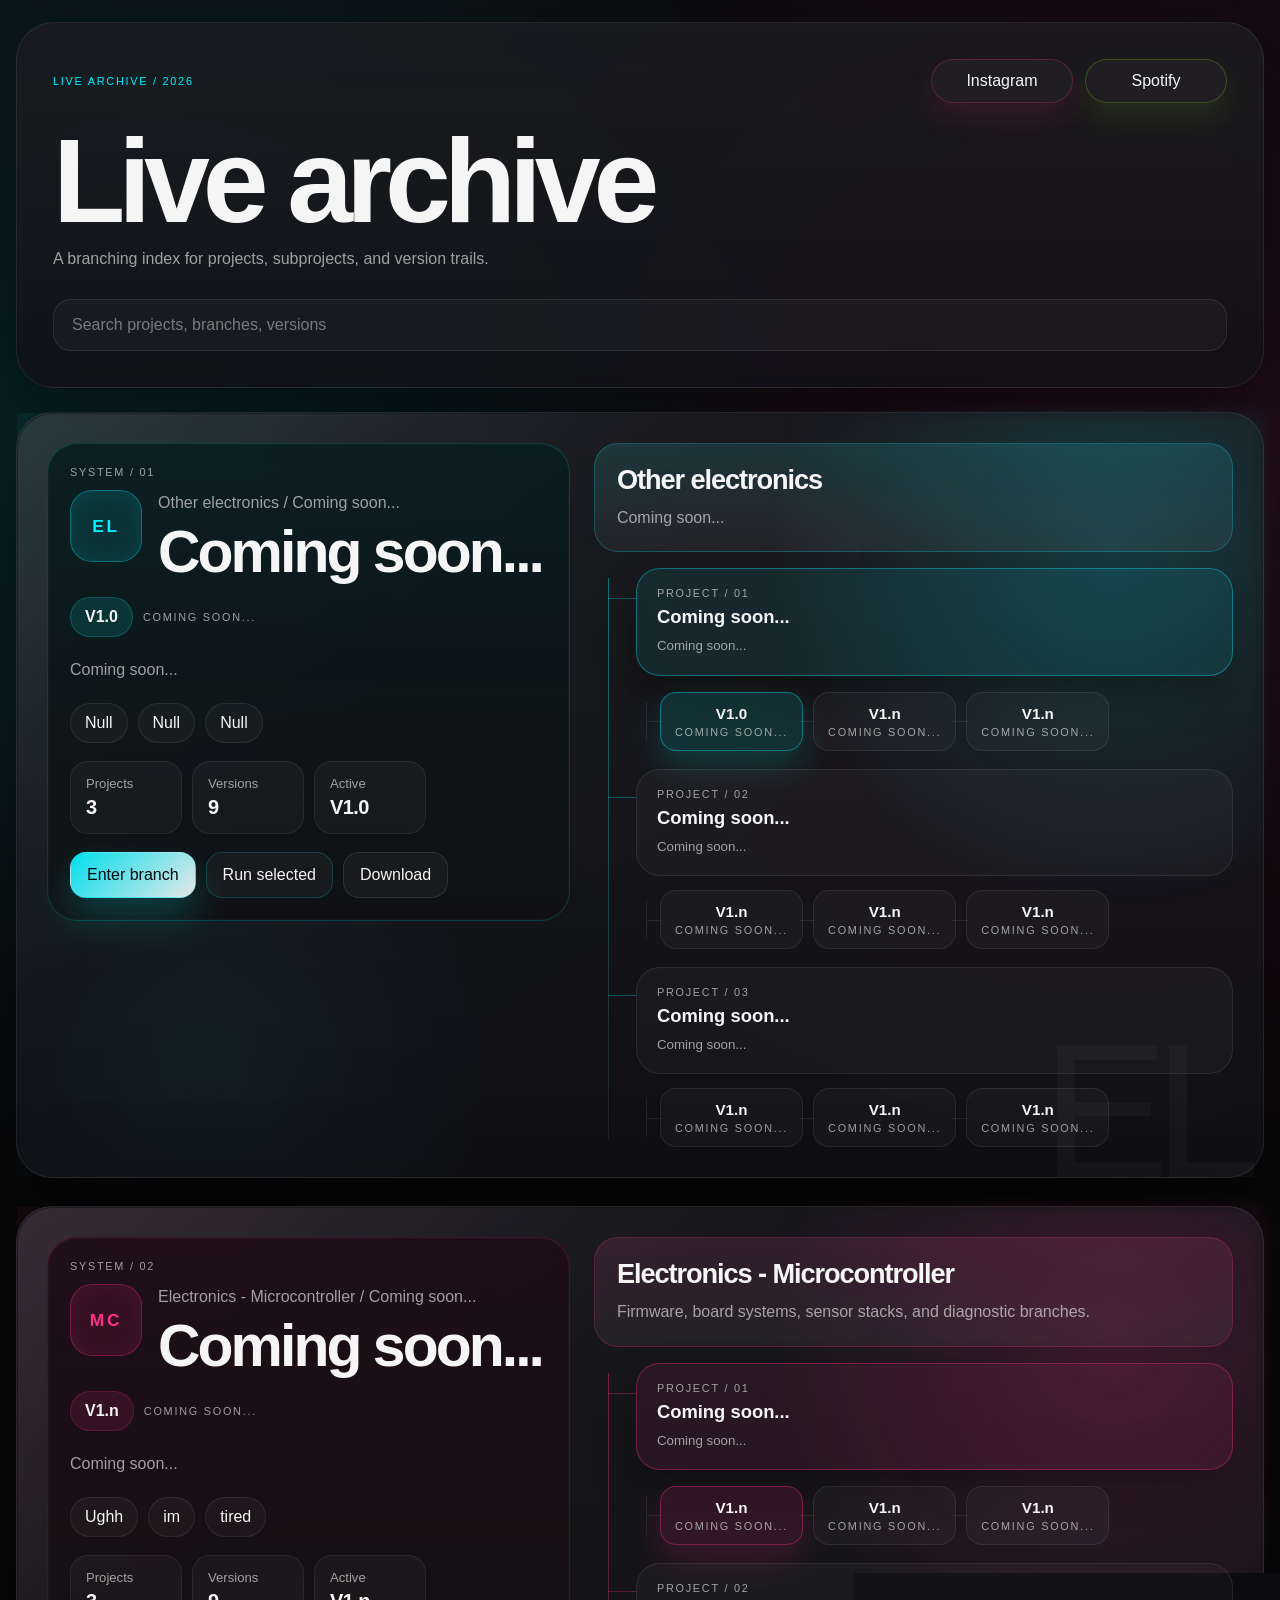
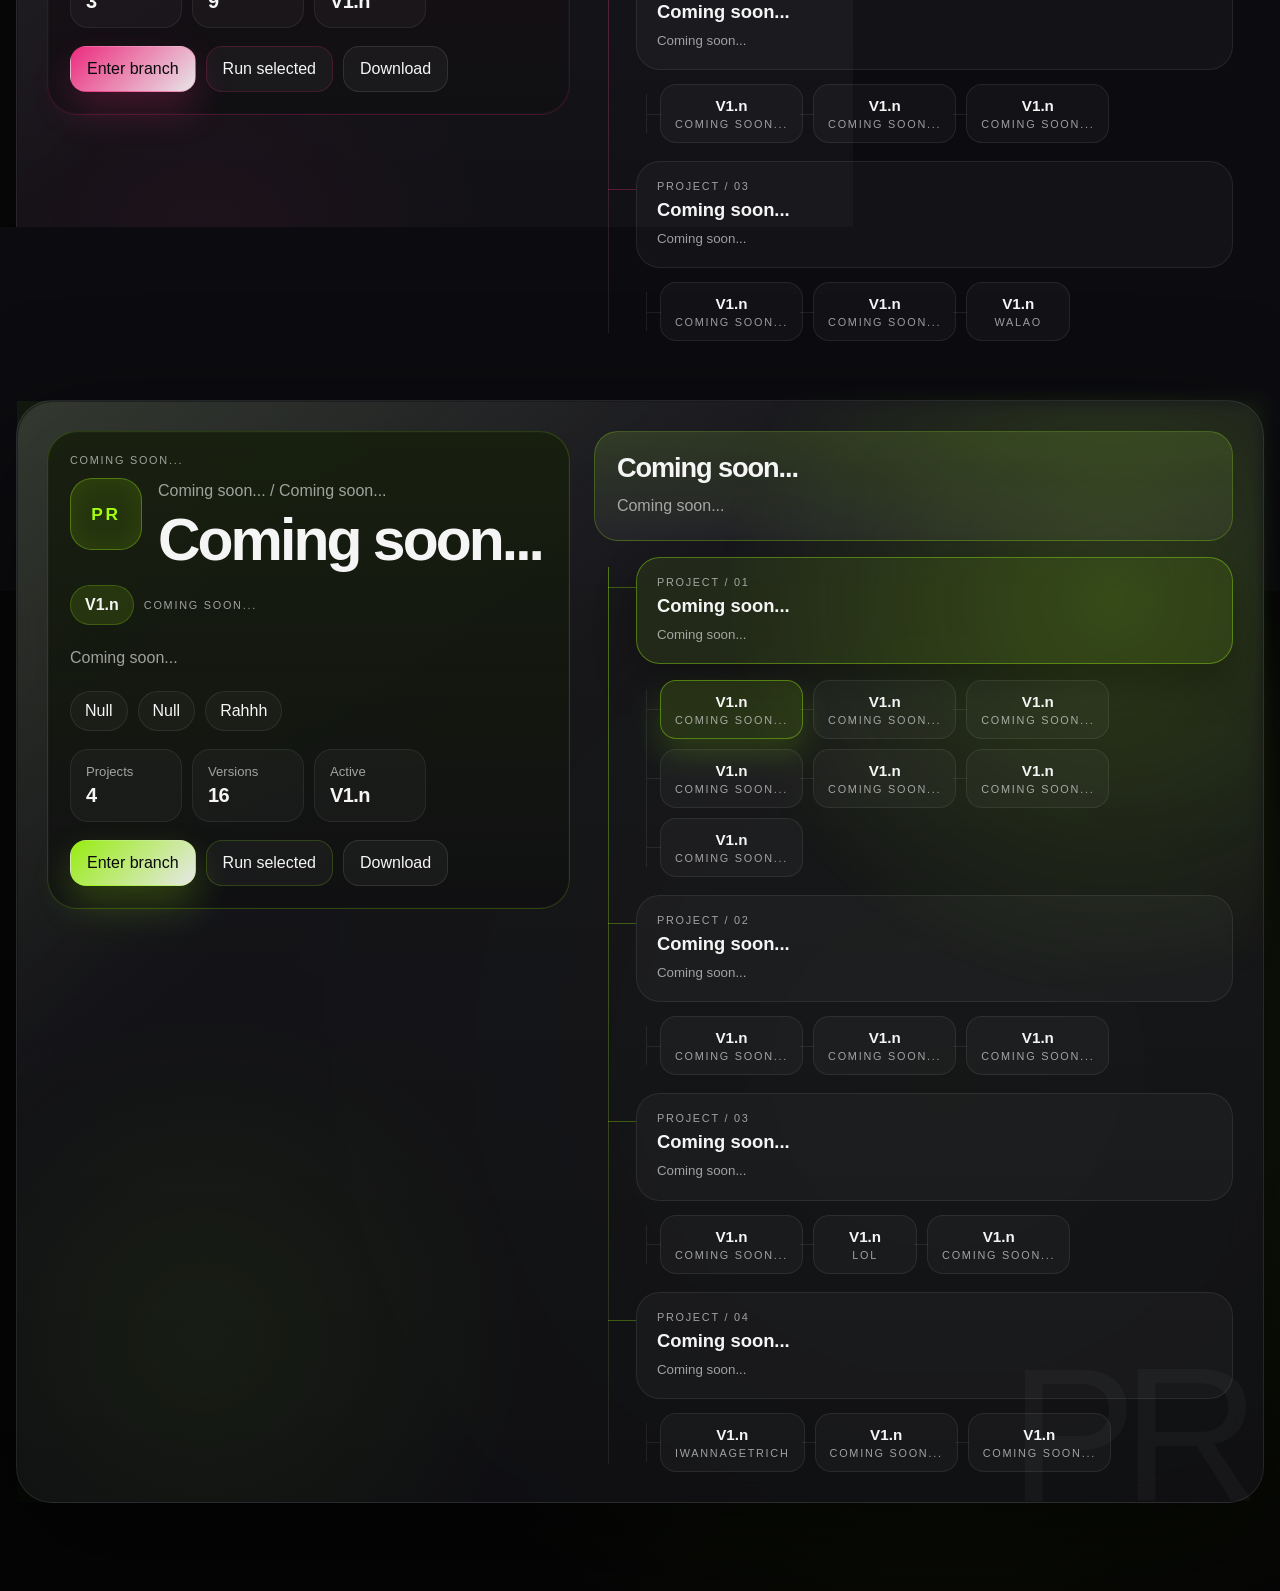
<file: index.html>
<!DOCTYPE html>
<html lang="ko">
  <head>
    <meta charset="UTF-8" />
    <meta name="viewport" content="width=device-width, initial-scale=1.0" />
    <title>Live archive</title>
    <link rel="stylesheet" href="style.css" />
  </head>
  <body>
    <div id="loading" aria-hidden="true">
      <div class="loading-panel">
        <span class="loading-tag">LIVE ARCHIVE</span>
        <strong>Building branch systems</strong>
      </div>
    </div>

    <div id="action-toast" class="action-toast" aria-live="polite"></div>

    <div class="shell">
      <header class="hero reveal is-visible">
        <div class="hero-top">
          <p class="eyebrow">LIVE ARCHIVE / 2026</p>
          <div class="social-links" aria-label="Social links">
            <a
              class="social-link instagram"
              href="https://www.instagram.com/sabu_il?igsh=d3A1NzVremkwbW9m&utm_source=qr"
              data-link-name="Instagram"
              target="_blank"
              rel="noopener noreferrer"
            >
              Instagram
            </a>
            <a
              class="social-link spotify"
              href="https://open.spotify.com/user/31tvuofue2k4fzq6yo7idqc6lpeu?si=306964d426724a2f"
              data-link-name="Spotify"
              target="_blank"
              rel="noopener noreferrer"
            >
              Spotify
            </a>
          </div>
        </div>

        <div class="hero-copy">
          <h1>Live archive</h1>
          <p class="hero-text">
            A branching index for projects, subprojects, and version trails.
          </p>
        </div>

        <div class="hero-tools">
          <label class="search-field" for="search">
            <input
              id="search"
              type="search"
              placeholder="Search projects, branches, versions"
              autocomplete="off"
            />
          </label>
        </div>
      </header>

      <main id="hub" class="archive-stack" aria-label="Archive stack"></main>

      <p id="empty-state" class="empty-state" hidden>
        Nothing matched that search.
      </p>
    </div>

    <div id="viewer" aria-hidden="true">
      <div id="topbar">
        <button id="back" type="button">Back</button>
        <div class="viewer-meta">
          <span class="viewer-kicker">PROJECT VIEW</span>
          <span id="title">Project</span>
        </div>
      </div>
      <iframe id="frame" title="Project viewer" loading="lazy"></iframe>
    </div>

    <script src="script.js"></script>
  </body>
</html>
</file>
<file: style.css>
:root {
  --bg: #0a0a0a;
  --surface: rgba(14, 14, 18, 0.84);
  --surface-strong: rgba(18, 18, 24, 0.96);
  --panel: rgba(11, 11, 14, 0.92);
  --line: rgba(245, 245, 245, 0.09);
  --line-strong: rgba(245, 245, 245, 0.16);
  --text: #f5f5f5;
  --muted: rgba(245, 245, 245, 0.62);
  --primary-neon: #00f0ff;
  --accent: #ff2e88;
  --secondary: #a3ff12;
  --shadow: 0 38px 120px rgba(0, 0, 0, 0.56);
}

* {
  box-sizing: border-box;
}

html {
  min-height: 100%;
  background: var(--bg);
}

body {
  margin: 0;
  min-height: 100vh;
  font-family: "Avenir Next", "SF Pro Display", "Suisse Int'l", "IBM Plex Sans KR",
    "Noto Sans KR", sans-serif;
  color: var(--text);
  background:
    radial-gradient(circle at 12% 14%, rgba(0, 240, 255, 0.14), transparent 25%),
    radial-gradient(circle at 86% 16%, rgba(255, 46, 136, 0.14), transparent 24%),
    radial-gradient(circle at 74% 84%, rgba(163, 255, 18, 0.11), transparent 22%),
    linear-gradient(180deg, #0b0b0d 0%, #050505 100%);
}

body::before,
body::after {
  content: "";
  position: fixed;
  inset: 0;
  pointer-events: none;
}

body::before {
  background-image:
    linear-gradient(rgba(255, 255, 255, 0.02) 1px, transparent 1px),
    linear-gradient(90deg, rgba(255, 255, 255, 0.02) 1px, transparent 1px);
  background-size: 72px 72px;
  opacity: 0.18;
}

body::after {
  background: linear-gradient(90deg, transparent, rgba(255, 255, 255, 0.03), transparent);
  transform: translateX(-100%);
  animation: scan 14s linear infinite;
  opacity: 0.14;
}

@keyframes scan {
  to {
    transform: translateX(100%);
  }
}

body.viewer-open {
  overflow: hidden;
}

.shell {
  position: relative;
  z-index: 1;
  width: min(1280px, calc(100% - 32px));
  margin: 0 auto;
  padding: 22px 0 88px;
}

#loading {
  position: fixed;
  inset: 0;
  z-index: 60;
  display: grid;
  place-items: center;
  background: rgba(6, 6, 8, 0.95);
  transition:
    opacity 0.35s ease,
    visibility 0.35s ease;
}

#loading.is-hidden {
  opacity: 0;
  visibility: hidden;
}

.loading-panel {
  display: grid;
  gap: 10px;
  padding: 24px 30px;
  border: 1px solid var(--line);
  border-radius: 24px;
  background:
    linear-gradient(180deg, rgba(255, 255, 255, 0.06), rgba(255, 255, 255, 0.02)),
    rgba(14, 14, 18, 0.94);
  box-shadow: var(--shadow);
  text-align: center;
}

.loading-tag,
.eyebrow,
.stage-kicker,
.node-index,
.version-status,
.viewer-kicker,
.release-state {
  letter-spacing: 0.16em;
  text-transform: uppercase;
  font-size: 0.68rem;
}

.loading-tag,
.eyebrow,
.stage-kicker,
.node-index,
.version-status,
.viewer-kicker,
.release-state {
  color: var(--muted);
}

.reveal {
  opacity: 0;
  transform: translateY(56px) scale(0.985);
  transition:
    opacity 0.9s cubic-bezier(0.2, 0.7, 0.16, 1),
    transform 0.9s cubic-bezier(0.2, 0.7, 0.16, 1);
  transition-delay: var(--delay, 0s);
}

.reveal.is-visible {
  opacity: 1;
  transform: translateY(0) scale(1);
}

.hero,
.category-panel,
.empty-state {
  border: 1px solid var(--line);
  background:
    linear-gradient(180deg, rgba(255, 255, 255, 0.05), rgba(255, 255, 255, 0.015)),
    var(--surface);
  box-shadow: var(--shadow);
  backdrop-filter: blur(18px);
}

.hero {
  display: grid;
  gap: 26px;
  padding: 36px;
  border-radius: 38px;
}

.hero-top {
  display: flex;
  align-items: center;
  justify-content: space-between;
  gap: 16px;
}

.eyebrow {
  margin: 0;
  color: var(--primary-neon);
  text-shadow: 0 0 14px rgba(0, 240, 255, 0.38);
}

.hero-copy {
  max-width: 920px;
}

h1 {
  margin: 0;
  font-size: clamp(3.2rem, 10vw, 7.4rem);
  line-height: 0.88;
  letter-spacing: -0.06em;
}

.hero-text {
  margin: 12px 0 0;
  max-width: 640px;
  color: var(--muted);
  font-size: 1rem;
  line-height: 1.75;
}

.social-links {
  display: flex;
  align-items: center;
  gap: 12px;
  flex-wrap: wrap;
}

.social-link {
  display: inline-flex;
  align-items: center;
  justify-content: center;
  min-width: 142px;
  padding: 12px 16px;
  border: 1px solid var(--line);
  border-radius: 999px;
  background: rgba(255, 255, 255, 0.03);
  color: var(--text);
  text-decoration: none;
  transition:
    transform 0.22s ease,
    box-shadow 0.22s ease,
    border-color 0.22s ease,
    background 0.22s ease;
}

.social-link:hover,
.social-link:focus-visible {
  transform: translateY(-2px);
  outline: none;
}

.social-link.instagram {
  border-color: rgba(255, 46, 136, 0.26);
  box-shadow: 0 14px 30px rgba(255, 46, 136, 0.12);
}

.social-link.instagram:hover,
.social-link.instagram:focus-visible {
  border-color: rgba(255, 46, 136, 0.48);
  background: rgba(255, 46, 136, 0.1);
}

.social-link.spotify {
  border-color: rgba(163, 255, 18, 0.22);
  box-shadow: 0 14px 30px rgba(163, 255, 18, 0.1);
}

.social-link.spotify:hover,
.social-link.spotify:focus-visible {
  border-color: rgba(163, 255, 18, 0.44);
  background: rgba(163, 255, 18, 0.08);
}

input {
  width: 100%;
  padding: 16px 18px;
  border: 1px solid var(--line);
  border-radius: 18px;
  outline: none;
  background: rgba(255, 255, 255, 0.03);
  color: var(--text);
  font: inherit;
  transition:
    border-color 0.22s ease,
    box-shadow 0.22s ease,
    transform 0.22s ease,
    background 0.22s ease;
}

input::placeholder {
  color: rgba(245, 245, 245, 0.44);
}

input:focus {
  border-color: rgba(0, 240, 255, 0.42);
  background: rgba(255, 255, 255, 0.05);
  box-shadow: 0 0 0 4px rgba(0, 240, 255, 0.08);
  transform: translateY(-1px);
}

.archive-stack {
  display: grid;
  gap: 28px;
  margin-top: 24px;
}

.category-panel {
  position: relative;
  overflow: visible;
  border-radius: 36px;
}

.category-panel::before {
  content: "";
  position: absolute;
  inset: 1px;
  border-radius: 35px;
  background: linear-gradient(
    140deg,
    rgba(255, 255, 255, 0.09),
    rgba(255, 255, 255, 0) 34%
  );
  pointer-events: none;
}

.theme-cyan {
  --tone: var(--primary-neon);
  --tone-rgb: 0, 240, 255;
}

.theme-pink {
  --tone: var(--accent);
  --tone-rgb: 255, 46, 136;
}

.theme-lime {
  --tone: var(--secondary);
  --tone-rgb: 163, 255, 18;
}

.panel-orb,
.panel-noise {
  position: absolute;
  inset: 0;
  pointer-events: none;
}

.panel-orb {
  background: radial-gradient(circle at 88% 18%, rgba(var(--tone-rgb), 0.16), transparent 28%);
  filter: blur(8px);
}

.panel-noise {
  background:
    linear-gradient(135deg, rgba(var(--tone-rgb), 0.08), transparent 30%),
    radial-gradient(circle at 15% 85%, rgba(var(--tone-rgb), 0.08), transparent 24%);
  opacity: 0.7;
}

.panel-watermark {
  position: absolute;
  right: 18px;
  bottom: -10px;
  z-index: 0;
  font-size: clamp(5rem, 16vw, 12rem);
  line-height: 0.8;
  letter-spacing: -0.08em;
  color: rgba(255, 255, 255, 0.03);
  user-select: none;
}

.category-shell {
  position: relative;
  z-index: 1;
  display: grid;
  grid-template-columns: minmax(340px, 0.9fr) minmax(0, 1.1fr);
  gap: 24px;
  padding: 30px;
}

.detail-stage {
  position: sticky;
  top: 24px;
  align-self: start;
  display: grid;
  gap: 18px;
  padding: 22px;
  border: 1px solid rgba(var(--tone-rgb), 0.18);
  border-radius: 30px;
  background:
    linear-gradient(180deg, rgba(var(--tone-rgb), 0.08), rgba(255, 255, 255, 0.02)),
    var(--panel);
  box-shadow: inset 0 0 0 1px rgba(255, 255, 255, 0.02);
}

.stage-head {
  display: grid;
  gap: 12px;
}

.stage-kicker {
  margin: 0;
}

.stage-title-row {
  display: grid;
  grid-template-columns: auto 1fr;
  gap: 16px;
  align-items: start;
}

.stage-code {
  display: inline-grid;
  place-items: center;
  width: 72px;
  height: 72px;
  border: 1px solid rgba(var(--tone-rgb), 0.34);
  border-radius: 22px;
  background: rgba(var(--tone-rgb), 0.1);
  color: var(--tone);
  font-size: 1.08rem;
  font-weight: 700;
  letter-spacing: 0.16em;
  box-shadow: inset 0 0 26px rgba(var(--tone-rgb), 0.08);
}

.stage-path {
  margin: 0 0 8px;
  color: var(--muted);
  line-height: 1.6;
}

.stage-title {
  margin: 0;
  font-size: clamp(2rem, 4.6vw, 3.8rem);
  line-height: 0.94;
  letter-spacing: -0.05em;
}

.stage-release {
  display: flex;
  align-items: center;
  flex-wrap: wrap;
  gap: 10px;
}

.release-pill {
  display: inline-flex;
  align-items: center;
  padding: 10px 14px;
  border: 1px solid rgba(var(--tone-rgb), 0.2);
  border-radius: 999px;
  background: rgba(var(--tone-rgb), 0.12);
  color: var(--text);
  font-weight: 600;
}

.stage-copy {
  margin: 0;
  color: var(--muted);
  line-height: 1.85;
}

.stage-tags,
.stage-metrics,
.stage-actions {
  display: flex;
  flex-wrap: wrap;
  gap: 10px;
}

.stage-tag {
  display: inline-flex;
  align-items: center;
  padding: 10px 14px;
  border: 1px solid rgba(255, 255, 255, 0.08);
  border-radius: 999px;
  background: rgba(255, 255, 255, 0.03);
  color: var(--text);
}

.metric {
  display: grid;
  gap: 5px;
  min-width: 112px;
  padding: 14px 15px;
  border: 1px solid rgba(255, 255, 255, 0.07);
  border-radius: 18px;
  background: rgba(255, 255, 255, 0.03);
}

.metric span {
  color: var(--muted);
  font-size: 0.82rem;
}

.metric strong {
  font-size: 1.25rem;
  letter-spacing: -0.03em;
}

.stage-action {
  padding: 13px 16px;
  border: 1px solid rgba(var(--tone-rgb), 0.18);
  border-radius: 16px;
  background: rgba(255, 255, 255, 0.04);
  color: var(--text);
  font: inherit;
  cursor: pointer;
  transition:
    transform 0.22s ease,
    box-shadow 0.22s ease,
    border-color 0.22s ease,
    background 0.22s ease;
}

.stage-action:hover,
.stage-action:focus-visible {
  transform: translateY(-2px);
  outline: none;
}

.stage-action.primary {
  background: linear-gradient(
    135deg,
    rgba(var(--tone-rgb), 0.92),
    rgba(245, 245, 245, 0.94)
  );
  color: #08090b;
  box-shadow: 0 18px 38px rgba(var(--tone-rgb), 0.22);
}

.stage-action.is-disabled {
  border-color: rgba(245, 245, 245, 0.1);
  background: linear-gradient(
    135deg,
    rgba(255, 255, 255, 0.12),
    rgba(255, 255, 255, 0.04)
  );
  color: rgba(245, 245, 245, 0.52);
  box-shadow: inset 0 0 0 1px rgba(255, 255, 255, 0.03);
  cursor: not-allowed;
  filter: saturate(0.4);
}

.stage-action.is-disabled:hover,
.stage-action.is-disabled:focus-visible {
  transform: none;
  border-color: rgba(245, 245, 245, 0.12);
  background: linear-gradient(
    135deg,
    rgba(255, 255, 255, 0.12),
    rgba(255, 255, 255, 0.04)
  );
  box-shadow: inset 0 0 0 1px rgba(255, 255, 255, 0.03);
}

.stage-action.subtle {
  border-color: rgba(255, 255, 255, 0.1);
}

.branch-map {
  position: relative;
  display: grid;
  gap: 18px;
  min-height: 620px;
}

.root-node {
  position: relative;
  display: grid;
  gap: 8px;
  padding: 20px 22px;
  border: 1px solid rgba(var(--tone-rgb), 0.22);
  border-radius: 24px;
  background:
    linear-gradient(180deg, rgba(var(--tone-rgb), 0.1), rgba(255, 255, 255, 0.02)),
    rgba(255, 255, 255, 0.03);
}

.root-node strong {
  font-size: 1.7rem;
  letter-spacing: -0.04em;
}

.root-node p {
  margin: 0;
  color: var(--muted);
  line-height: 1.7;
}

.branch-list {
  position: relative;
  display: grid;
  gap: 18px;
  padding-left: 42px;
}

.branch-list::before {
  content: "";
  position: absolute;
  top: 8px;
  bottom: 8px;
  left: 14px;
  width: 1px;
  background: linear-gradient(
    180deg,
    rgba(var(--tone-rgb), 0.42),
    rgba(255, 255, 255, 0.08)
  );
}

.project-branch {
  position: relative;
  display: grid;
  gap: 14px;
}

.project-branch::before {
  content: "";
  position: absolute;
  top: 28px;
  left: -28px;
  width: 28px;
  height: 1px;
  background: rgba(var(--tone-rgb), 0.3);
}

.project-node {
  position: relative;
  display: grid;
  gap: 7px;
  width: 100%;
  padding: 18px 20px;
  border: 1px solid rgba(255, 255, 255, 0.08);
  border-radius: 24px;
  background: rgba(255, 255, 255, 0.03);
  color: var(--text);
  text-align: left;
  cursor: pointer;
  transition:
    transform 0.22s ease,
    border-color 0.22s ease,
    background 0.22s ease,
    box-shadow 0.22s ease;
}

.project-node strong {
  font-size: 1.15rem;
}

.project-node span:last-child {
  color: var(--muted);
  line-height: 1.6;
}

.project-node:hover,
.project-node:focus-visible,
.project-branch.is-selected .project-node {
  transform: translateY(-2px);
  border-color: rgba(var(--tone-rgb), 0.36);
  background: rgba(var(--tone-rgb), 0.08);
  box-shadow: 0 20px 42px rgba(0, 0, 0, 0.28);
  outline: none;
}

.version-rail {
  position: relative;
  display: flex;
  flex-wrap: wrap;
  gap: 10px;
  padding-left: 24px;
}

.version-rail::before {
  content: "";
  position: absolute;
  top: 10px;
  bottom: 10px;
  left: 10px;
  width: 1px;
  background: rgba(255, 255, 255, 0.08);
}

.version-node {
  position: relative;
  display: inline-grid;
  gap: 4px;
  min-width: 104px;
  padding: 12px 14px;
  border: 1px solid rgba(255, 255, 255, 0.08);
  border-radius: 16px;
  background: rgba(255, 255, 255, 0.03);
  color: var(--text);
  cursor: pointer;
  opacity: 0.82;
  transform: translateY(10px);
  transition:
    transform 0.3s ease,
    opacity 0.3s ease,
    border-color 0.22s ease,
    background 0.22s ease,
    box-shadow 0.22s ease;
  transition-delay: var(--node-delay, 0s);
}

.version-node::before {
  content: "";
  position: absolute;
  top: 50%;
  left: -14px;
  width: 14px;
  height: 1px;
  background: rgba(255, 255, 255, 0.08);
}

.category-panel.is-visible .version-node {
  opacity: 1;
  transform: translateY(0);
}

.version-label {
  font-size: 0.95rem;
  font-weight: 600;
}

.version-node:hover,
.version-node:focus-visible,
.version-node.is-selected {
  border-color: rgba(var(--tone-rgb), 0.38);
  background: rgba(var(--tone-rgb), 0.12);
  box-shadow: 0 16px 32px rgba(var(--tone-rgb), 0.16);
  outline: none;
}

.empty-state {
  margin-top: 18px;
  padding: 18px 20px;
  border-radius: 24px;
  color: var(--muted);
}

.action-toast {
  position: fixed;
  left: 50%;
  bottom: 24px;
  z-index: 70;
  min-width: 260px;
  max-width: min(520px, calc(100vw - 32px));
  padding: 14px 18px;
  border: 1px solid rgba(0, 240, 255, 0.24);
  border-radius: 999px;
  background:
    linear-gradient(180deg, rgba(0, 240, 255, 0.14), rgba(255, 46, 136, 0.1)),
    rgba(12, 12, 16, 0.9);
  color: var(--text);
  text-align: center;
  box-shadow: 0 26px 80px rgba(0, 0, 0, 0.36);
  opacity: 0;
  transform: translate(-50%, 16px) scale(0.98);
  pointer-events: none;
  transition:
    opacity 0.24s ease,
    transform 0.24s ease;
}

.action-toast.is-visible {
  opacity: 1;
  transform: translate(-50%, 0) scale(1);
}

#viewer {
  position: fixed;
  inset: 18px;
  z-index: 50;
  display: none;
  flex-direction: column;
  border: 1px solid rgba(0, 240, 255, 0.22);
  border-radius: 28px;
  background: rgba(8, 8, 10, 0.92);
  box-shadow: 0 36px 120px rgba(0, 0, 0, 0.55);
  overflow: hidden;
  backdrop-filter: blur(16px);
}

#viewer.is-visible {
  display: flex;
}

#topbar {
  display: flex;
  align-items: center;
  justify-content: space-between;
  gap: 16px;
  padding: 18px 20px;
  border-bottom: 1px solid var(--line);
  background:
    linear-gradient(90deg, rgba(0, 240, 255, 0.08), rgba(255, 46, 136, 0.06)),
    rgba(10, 10, 12, 0.94);
}

#back {
  border: 1px solid var(--line);
  border-radius: 999px;
  padding: 11px 16px;
  background: rgba(255, 255, 255, 0.04);
  color: var(--text);
  font: inherit;
  cursor: pointer;
  transition:
    transform 0.2s ease,
    border-color 0.2s ease,
    background 0.2s ease;
}

#back:hover,
#back:focus-visible {
  transform: translateY(-1px);
  border-color: rgba(0, 240, 255, 0.34);
  background: rgba(255, 255, 255, 0.07);
  outline: none;
}

.viewer-meta {
  display: grid;
  justify-items: end;
  gap: 4px;
}

#title {
  font-size: 1rem;
  font-weight: 600;
}

iframe {
  flex: 1;
  width: 100%;
  border: none;
  background: #0c1117;
}

@media (max-width: 1100px) {
  .category-shell {
    grid-template-columns: 1fr;
  }

  .detail-stage {
    position: relative;
    top: 0;
  }

  .branch-map {
    min-height: auto;
  }
}

@media (max-width: 860px) {
  .shell {
    width: min(100% - 20px, 100%);
    padding-top: 14px;
  }

  .hero {
    padding: 24px;
    border-radius: 30px;
  }

  .hero-top {
    flex-direction: column;
    align-items: start;
  }

  .category-shell {
    padding: 22px;
  }

  .stage-title-row {
    grid-template-columns: 1fr;
  }

  .stage-actions {
    flex-direction: column;
  }

  .stage-action {
    width: 100%;
  }
}

@media (max-width: 720px) {
  h1 {
    font-size: clamp(2.8rem, 15vw, 4.9rem);
  }

  .stage-title {
    font-size: clamp(1.9rem, 10vw, 3rem);
  }

  .stage-code {
    width: 60px;
    height: 60px;
    border-radius: 18px;
  }

  .branch-list {
    padding-left: 26px;
  }

  .project-branch::before {
    left: -12px;
    width: 12px;
  }

  .version-rail {
    padding-left: 18px;
  }

  #viewer {
    inset: 10px;
    border-radius: 24px;
  }

  #topbar {
    align-items: start;
    flex-direction: column;
  }

  .viewer-meta {
    justify-items: start;
  }
}
</file>
